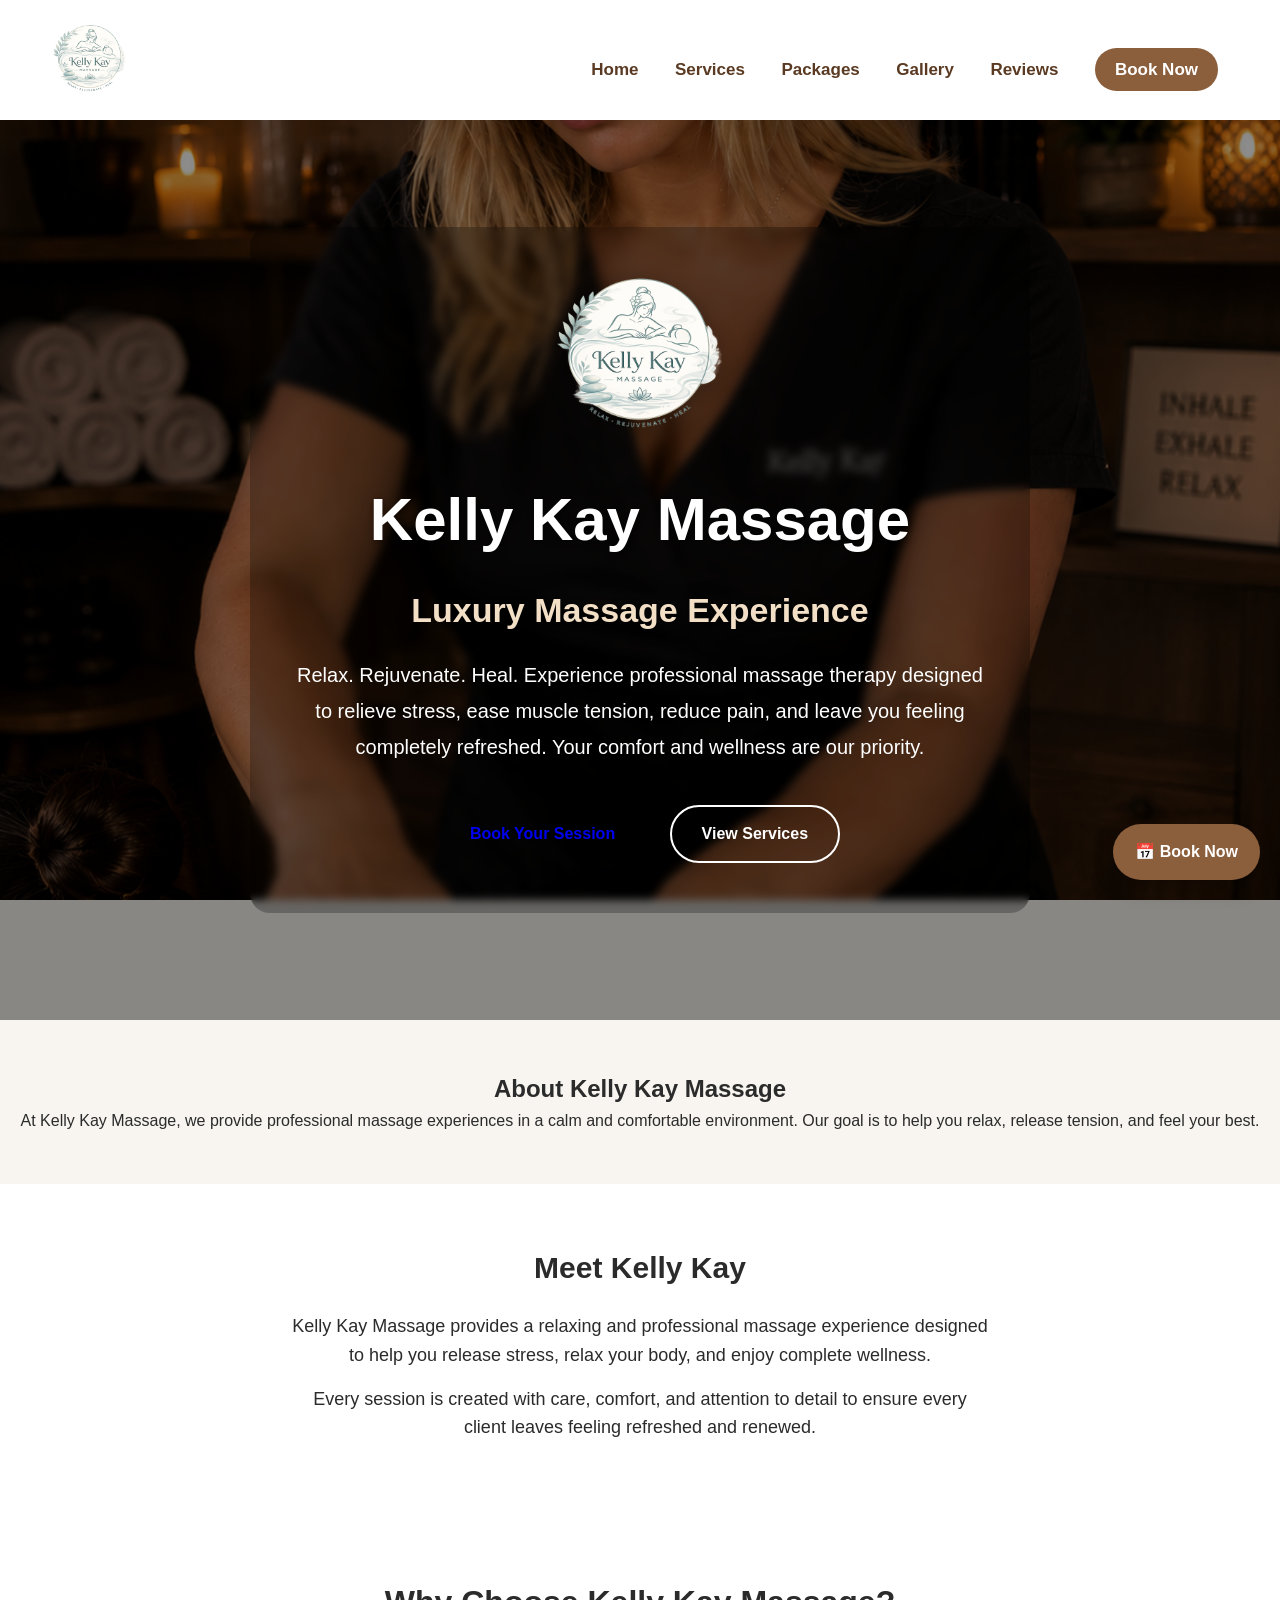
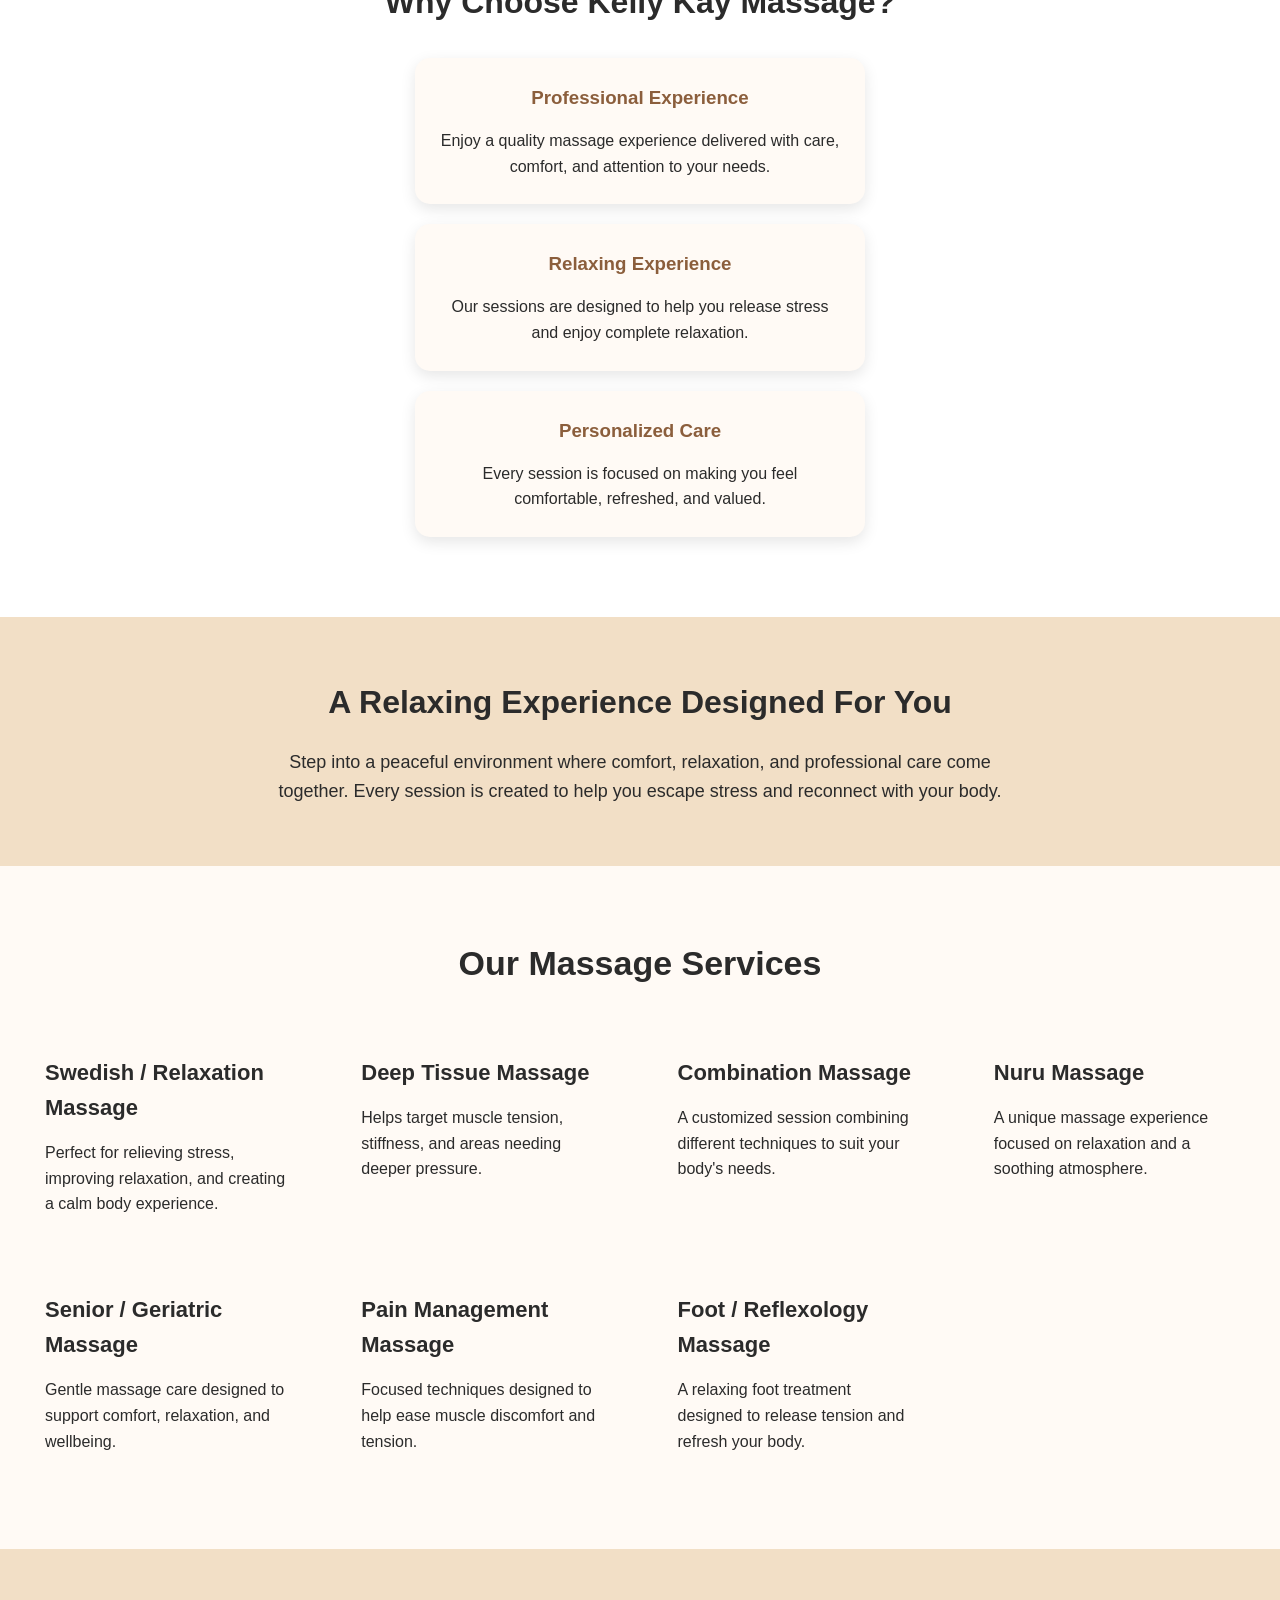
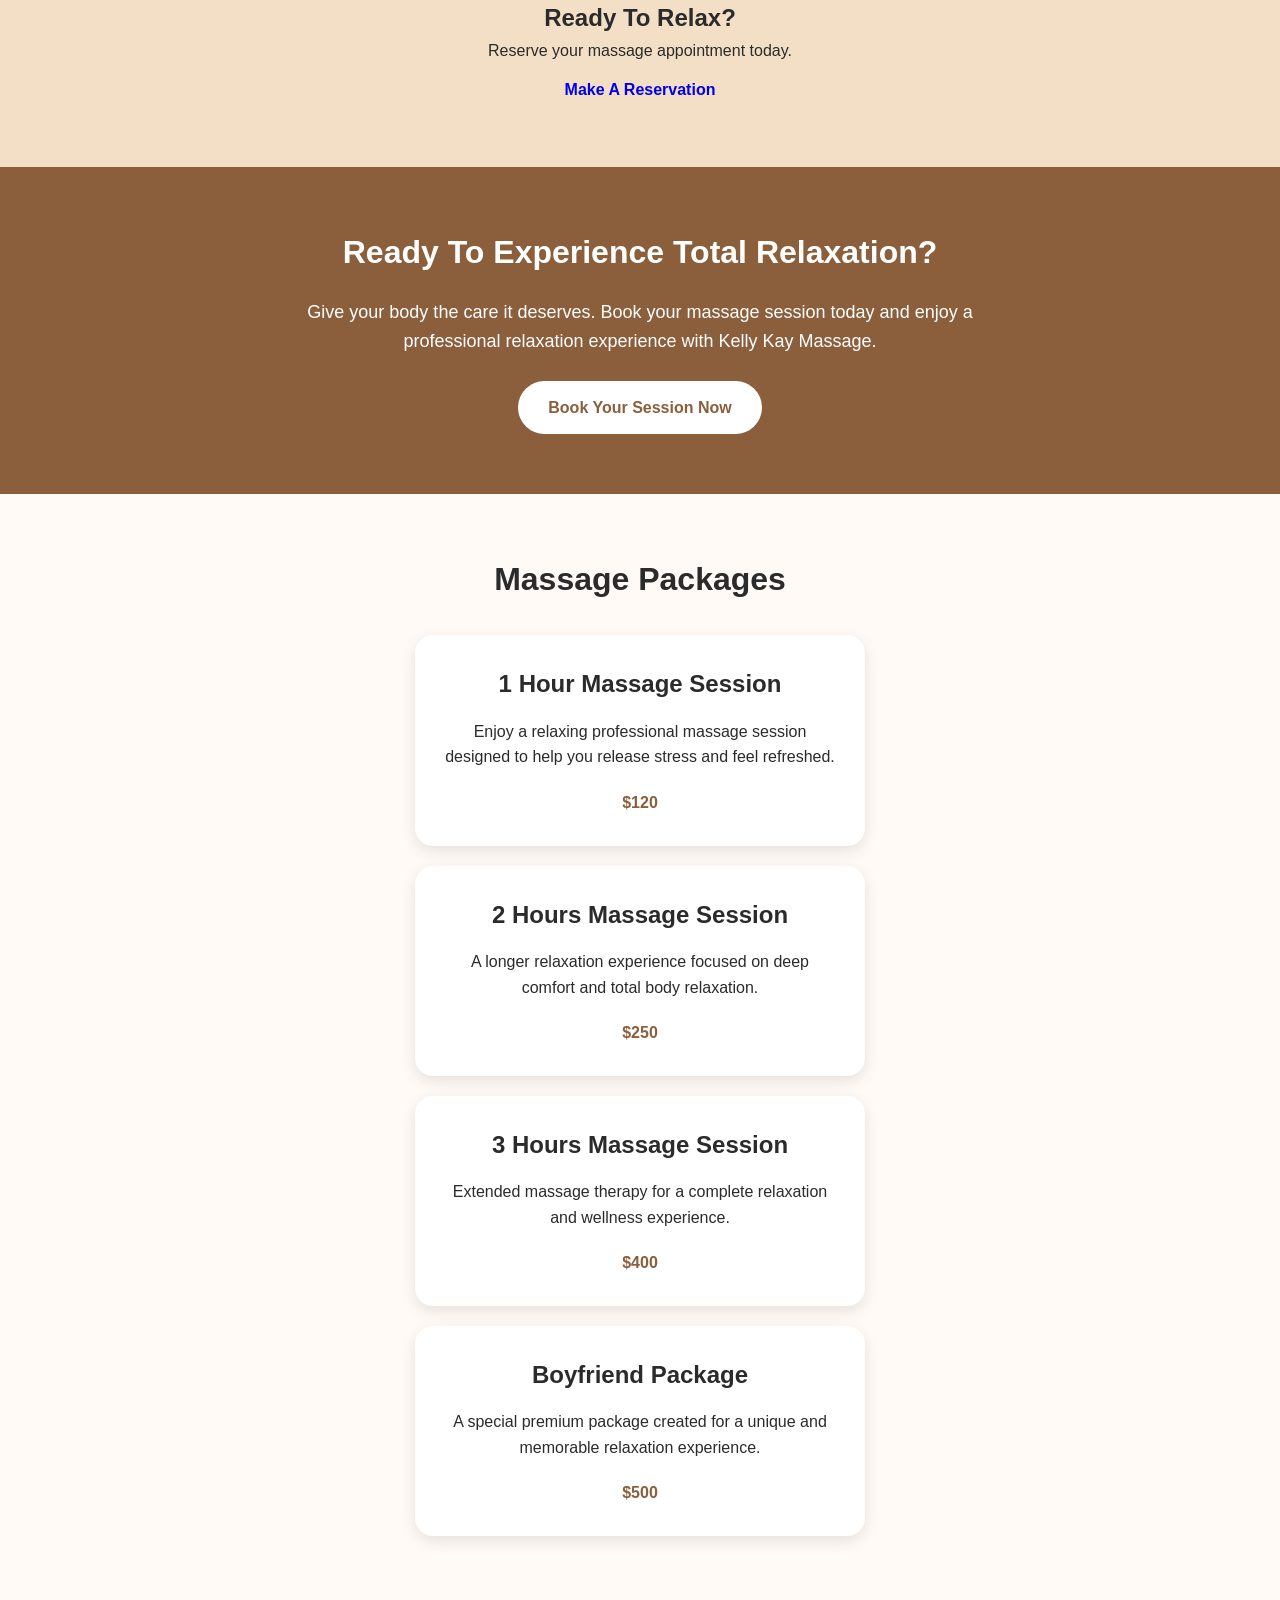
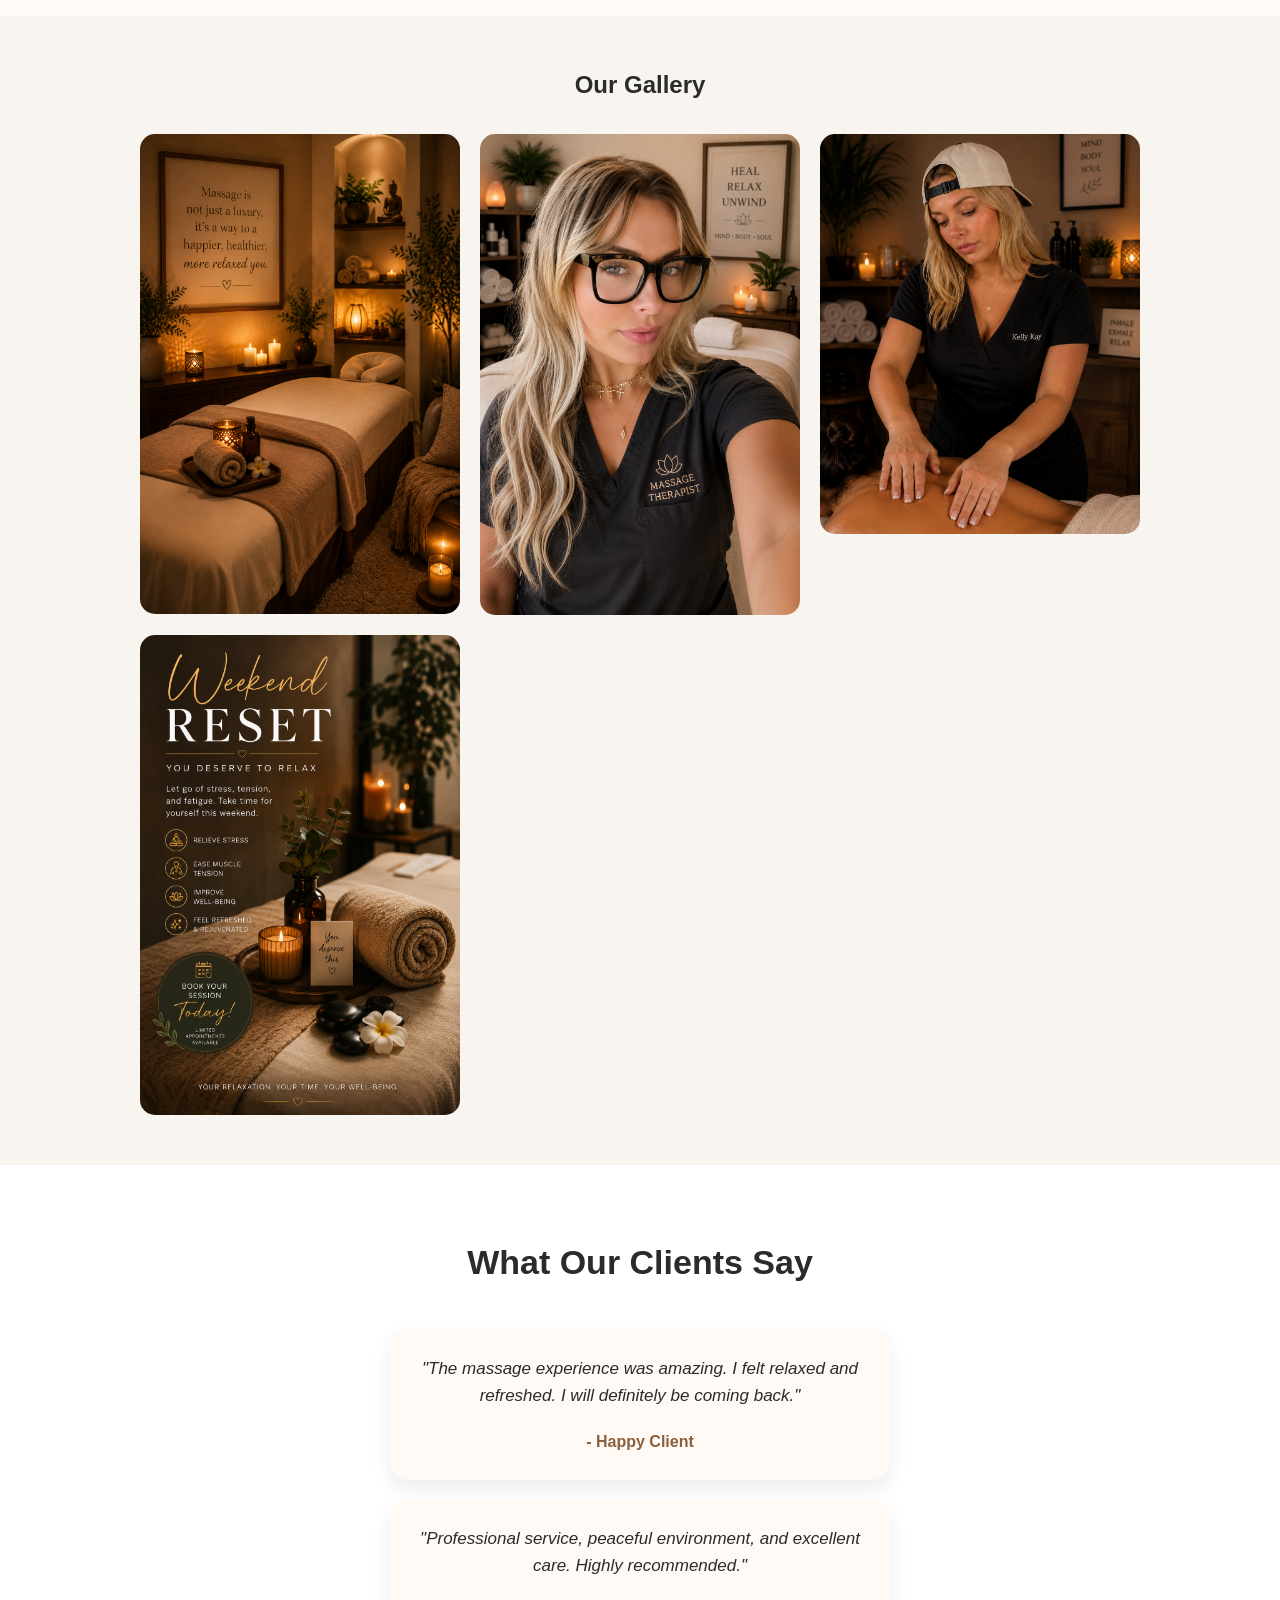
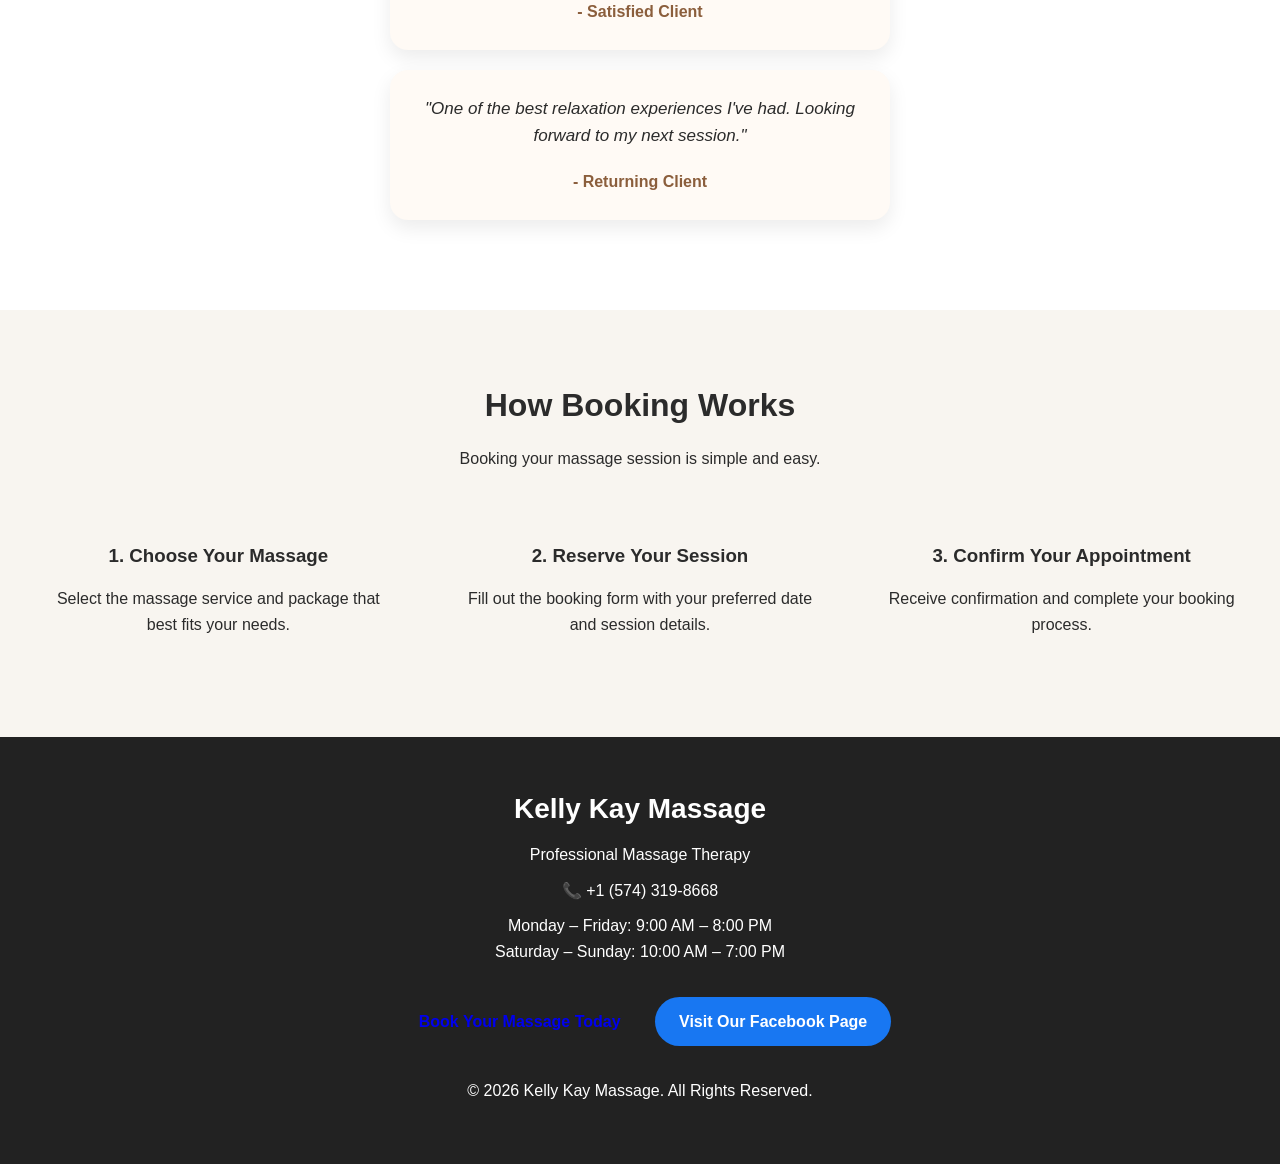
<file: index.html>
<!DOCTYPE html>
<html lang="en">

<head>
    <meta charset="UTF-8">
    <meta name="viewport" content="width=device-width, initial-scale=1.0">
    <title>Kelly Kay Massage</title>
    <meta name="description" content="Kelly Kay Massage provides professional massage therapy including relaxation massage, deep tissue massage, pain management massage, and wellness sessions. Book your massage appointment today.">

<meta name="keywords" content="massage therapy, deep tissue massage, relaxation massage, Swedish massage, pain management massage, Kelly Kay Massage">

<meta name="author" content="Kelly Kay Massage">
    <link rel="stylesheet" href="style.css">
    <link rel="icon" type="image/png" href="images/logo.png">
</head>

<body>

<header class="site-header">

    <div class="logo">

    <img src="images/logo.png"
         alt="Kelly Kay Massage Logo"
         class="site-logo">

    </div>

    <nav>
        <a href="index.html">Home</a>
        <a href="#services">Services</a>
        <a href="#pricing">Packages</a>
        <a href="#gallery">Gallery</a>
        <a href="#reviews">Reviews</a>
        <a href="booking.html" class="nav-button">Book Now</a>
    </nav>

</header>


<section class="hero">

    <div class="hero-overlay">
        
 <img src="images/logo.png"
     alt="Kelly Kay Massage Logo"
     class="hero-logo">
        
<h1>Kelly Kay Massage</h1>

<h2>Luxury Massage Experience</h2>

<p>
Relax. Rejuvenate. Heal.

Experience professional massage therapy designed to relieve stress,
ease muscle tension, reduce pain, and leave you feeling completely refreshed.
Your comfort and wellness are our priority.
</p>

<div class="hero-buttons">

<a href="booking.html" class="button">
Book Your Session
</a>

<a href="services.html" class="button secondary">
View Services
</a>

</div>

</section>


<section class="about">

    <h2>About Kelly Kay Massage</h2>

    <p>
        At Kelly Kay Massage, we provide professional massage
        experiences in a calm and comfortable environment.
        Our goal is to help you relax, release tension,
        and feel your best.
    </p>

</section>

<section class="about-kelly">

    <h2>Meet Kelly Kay</h2>

    <p>
        Kelly Kay Massage provides a relaxing and professional massage
        experience designed to help you release stress, relax your body,
        and enjoy complete wellness.
    </p>

    <p>
        Every session is created with care, comfort, and attention to detail
        to ensure every client leaves feeling refreshed and renewed.
    </p>

</section>
    <section class="why-us">

    <h2>Why Choose Kelly Kay Massage?</h2>

    <div class="why-box">

        <h3>Professional Experience</h3>

        <p>
            Enjoy a quality massage experience delivered
            with care, comfort, and attention to your needs.
        </p>

    </div>


    <div class="why-box">

        <h3>Relaxing Experience</h3>

        <p>
            Our sessions are designed to help you release
            stress and enjoy complete relaxation.
        </p>

    </div>


    <div class="why-box">

        <h3>Personalized Care</h3>

        <p>
            Every session is focused on making you feel
            comfortable, refreshed, and valued.
        </p>

    </div>

    </section>
    <section class="luxury">

    <h2>A Relaxing Experience Designed For You</h2>

    <p>
        Step into a peaceful environment where comfort,
        relaxation, and professional care come together.
        Every session is created to help you escape stress
        and reconnect with your body.
    </p>

    </section>
    
<section id="services" class="services">

    <h2>Our Massage Services</h2>
    
<div class="services-container">
    
    <div class="service-card">
        <h3>Swedish / Relaxation Massage</h3>
        <p>Perfect for relieving stress, improving relaxation, and creating a calm body experience.</p>
    </div>

    <div class="service-card">
        <h3>Deep Tissue Massage</h3>
        <p>Helps target muscle tension, stiffness, and areas needing deeper pressure.</p>
    </div>

    <div class="service-card">
        <h3>Combination Massage</h3>
        <p>A customized session combining different techniques to suit your body's needs.</p>
    </div>

    <div class="service-card">
        <h3>Nuru Massage</h3>
        <p>A unique massage experience focused on relaxation and a soothing atmosphere.</p>
    </div>

    <div class="service-card">
        <h3>Senior / Geriatric Massage</h3>
        <p>Gentle massage care designed to support comfort, relaxation, and wellbeing.</p>
    </div>

    <div class="service-card">
        <h3>Pain Management Massage</h3>
        <p>Focused techniques designed to help ease muscle discomfort and tension.</p>
    </div>

    <div class="service-card">
        <h3>Foot / Reflexology Massage</h3>
        <p>A relaxing foot treatment designed to release tension and refresh your body.</p>
    </div>

</div>
    
</section>

<section class="booking">

    <h2>Ready To Relax?</h2>

    <p>
        Reserve your massage appointment today.
    </p>

    <a href="booking.html" class="button">
        Make A Reservation
    </a>

</section>

<section class="cta">

    <h2>Ready To Experience Total Relaxation?</h2>

    <p>
        Give your body the care it deserves. Book your massage session today
        and enjoy a professional relaxation experience with Kelly Kay Massage.
    </p>

    <a href="booking.html" class="button">
        Book Your Session Now
    </a>

</section>


<section id="pricing" class="pricing">

    <h2>Massage Packages</h2>

    <div class="price-box">

        <h3>1 Hour Massage Session</h3>

        <p>
            Enjoy a relaxing professional massage session
            designed to help you release stress and feel refreshed.
        </p>

        <h4>$120</h4>

    </div>


    <div class="price-box">

        <h3>2 Hours Massage Session</h3>

        <p>
            A longer relaxation experience focused on
            deep comfort and total body relaxation.
        </p>

        <h4>$250</h4>

    </div>


    <div class="price-box">

        <h3>3 Hours Massage Session</h3>

        <p>
            Extended massage therapy for a complete
            relaxation and wellness experience.
        </p>

        <h4>$400</h4>

    </div>


    <div class="price-box">

        <h3>Boyfriend Package</h3>

        <p>
            A special premium package created for a unique
            and memorable relaxation experience.
        </p>

        <h4>$500</h4>

    </div>

</section>


<section id="gallery" class="gallery">

    <h2>Our Gallery</h2>

    <div class="gallery-container">

        <img src="images/massage-room.jpg" alt="Massage Room">

        <img src="images/therapist.jpg" alt="Massage Therapist">

        <img src="images/massage-session.jpg" alt="Massage Session">

        <img src="images/massage-tools.jpg" alt="Massage Tools">

    </div>

</section>


<section id="reviews" class="reviews">

    <h2>What Our Clients Say</h2>

    <div class="review-box">

        <p>
            "The massage experience was amazing. I felt relaxed and refreshed.
            I will definitely be coming back."
        </p>

        <h3>- Happy Client</h3>

    </div>


    <div class="review-box">

        <p>
            "Professional service, peaceful environment, and excellent care.
            Highly recommended."
        </p>

        <h3>- Satisfied Client</h3>

    </div>


    <div class="review-box">

        <p>
            "One of the best relaxation experiences I've had.
            Looking forward to my next session."
        </p>

        <h3>- Returning Client</h3>

    </div>

</section>

<section class="booking-process">
    <div class="container">
        <h2>How Booking Works</h2>
        <p class="section-intro">
            Booking your massage session is simple and easy.
        </p>

        <div class="process-container">

            <div class="process-card">
                <h3>1. Choose Your Massage</h3>
                <p>
                    Select the massage service and package that best fits your needs.
                </p>
            </div>

            <div class="process-card">
                <h3>2. Reserve Your Session</h3>
                <p>
                    Fill out the booking form with your preferred date and session details.
                </p>
            </div>

            <div class="process-card">
                <h3>3. Confirm Your Appointment</h3>
                <p>
                    Receive confirmation and complete your booking process.
                </p>
            </div>

        </div>
    </div>
</section>
    
<footer class="site-footer">
    
    <h3>Kelly Kay Massage</h3>

    <p>Professional Massage Therapy</p>

    <p>📞 +1 (574) 319-8668</p>

    <p>
        Monday – Friday: 9:00 AM – 8:00 PM<br>
        Saturday – Sunday: 10:00 AM – 7:00 PM
    </p>

    <a href="booking.html" class="button">
        Book Your Massage Today
    </a>
    <a href="https://www.facebook.com/share/1DJHg6X8AL/" target="_blank" class="social-button">
    Visit Our Facebook Page
     </a>  
    
    <p style="margin-top:30px;">
        © 2026 Kelly Kay Massage. All Rights Reserved.
    </p>
<a href="booking.html" class="floating-book">
    📅 Book Now
</a>
    
</footer>


</body>

        </html>
</file>
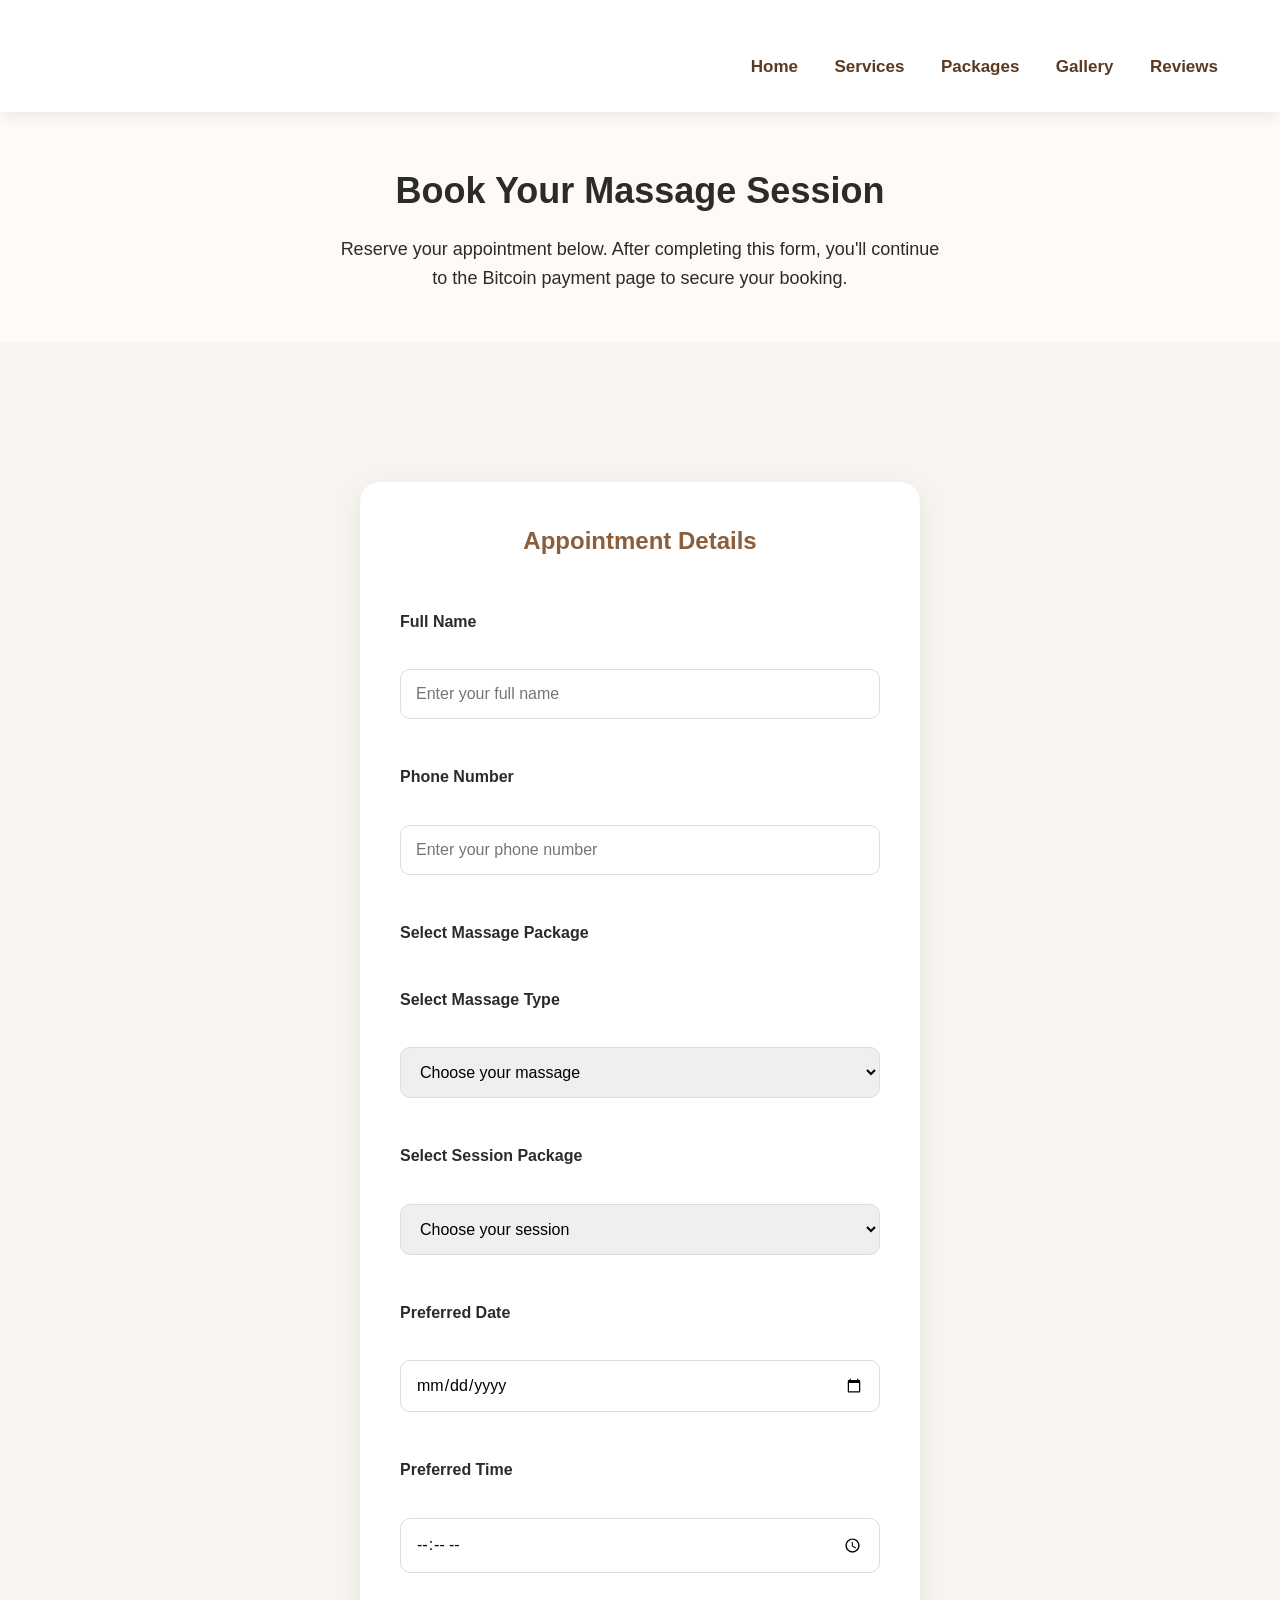
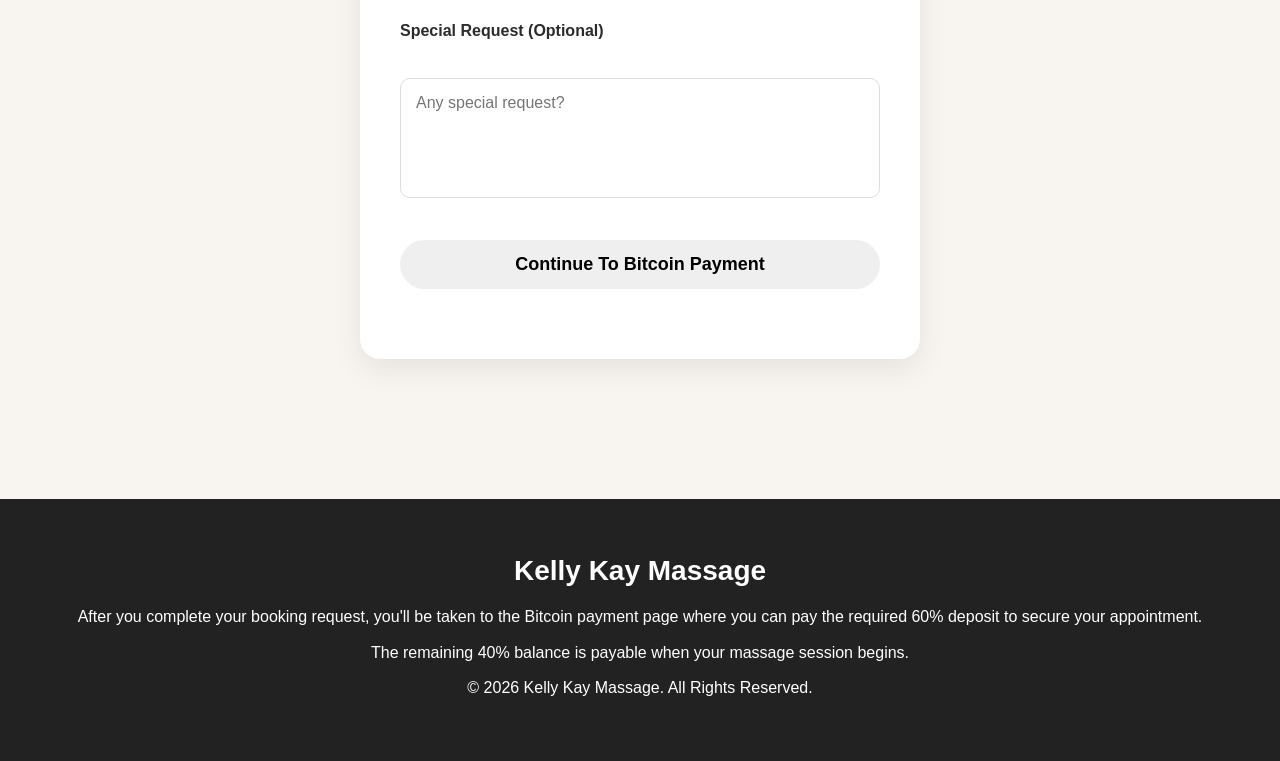
<file: booking.html>
<!DOCTYPE html>
<html lang="en">

<head>

<meta charset="UTF-8">

<meta name="viewport" content="width=device-width, initial-scale=1.0">

<title>Book Appointment | Kelly Kay Massage</title>
<meta name="description" content="Book your massage appointment with Kelly Kay Massage. Choose your preferred massage service, session package, date, and time to reserve your relaxation experience.">

<meta name="keywords" content="book massage appointment, massage reservation, Kelly Kay Massage booking, deep tissue massage, relaxation massage">

<meta name="author" content="Kelly Kay Massage">
<link rel="stylesheet" href="style.css">
<link rel="icon" type="image/png" href="images/logo.png">
</head>

<body>

<header class="site-header">

<div class="logo">

<h1>Kelly Kay Massage</h1>

<p>Relax • Refresh • Restore</p>

</div>

<nav>

<a href="index.html">Home</a>

<a href="index.html#services">Services</a>

<a href="index.html#pricing">Packages</a>

<a href="index.html#gallery">Gallery</a>

<a href="index.html#reviews">Reviews</a>

</nav>

</header>

<section class="booking-header">

<h1>Book Your Massage Session</h1>

<p>
Reserve your appointment below. After completing this form,
you'll continue to the Bitcoin payment page to secure your booking.
</p>

</section>

<section id="appointment">

<div class="booking-card">

<h2>Appointment Details</h2>

<form action="payment.html" method="GET">
    <label>Full Name</label>

<input
type="text"
name="name"
placeholder="Enter your full name"
required>

<label>Phone Number</label>

<input
type="tel"
name="phone"
placeholder="Enter your phone number"
required>

<label>Select Massage Package</label>

<label>Select Massage Type</label>

<select name="massage" required>

<option value="">Choose your massage</option>

<option value="Swedish / Relaxation Massage">
Swedish / Relaxation Massage
</option>

<option value="Deep Tissue Massage">
Deep Tissue Massage
</option>

<option value="Combination Massage">
Combination Massage
</option>

<option value="Nuru Massage">
Nuru Massage
</option>

<option value="Senior / Geriatric Massage">
Senior / Geriatric Massage
</option>

<option value="Pain Management Massage">
Pain Management Massage
</option>

<option value="Foot / Reflexology Massage">
Foot / Reflexology Massage
</option>

</select>


<label>Select Session Package</label>

<select name="package" required>

<option value="">Choose your session</option>

<option value="1 Hour - $120">
1 Hour Session — $120
</option>

<option value="2 Hours - $250">
2 Hours Session — $250
</option>

<option value="3 Hours - $400">
3 Hours Session — $400
</option>

<option value="Boyfriend Package - $500">
Boyfriend Package — $500
</option>

</select>

<label>Preferred Date</label>

<input
type="date"
name="date"
required>
<label>Preferred Time</label>

<input
type="time"
name="time"
required>
<label>Special Request (Optional)</label>

<textarea
name="message"
placeholder="Any special request?"></textarea>

<button class="button" type="submit">

Continue To Bitcoin Payment

</button>
</form>

</div>

</section>

<footer class="site-footer">

<h3>Kelly Kay Massage</h3>

<p>
After you complete your booking request, you'll be taken to the
Bitcoin payment page where you can pay the required 60% deposit
to secure your appointment.
</p>

<p>
The remaining 40% balance is payable when your massage session begins.
</p>

<p>
© 2026 Kelly Kay Massage. All Rights Reserved.
</p>

</footer>

</body>

</html>
</file>
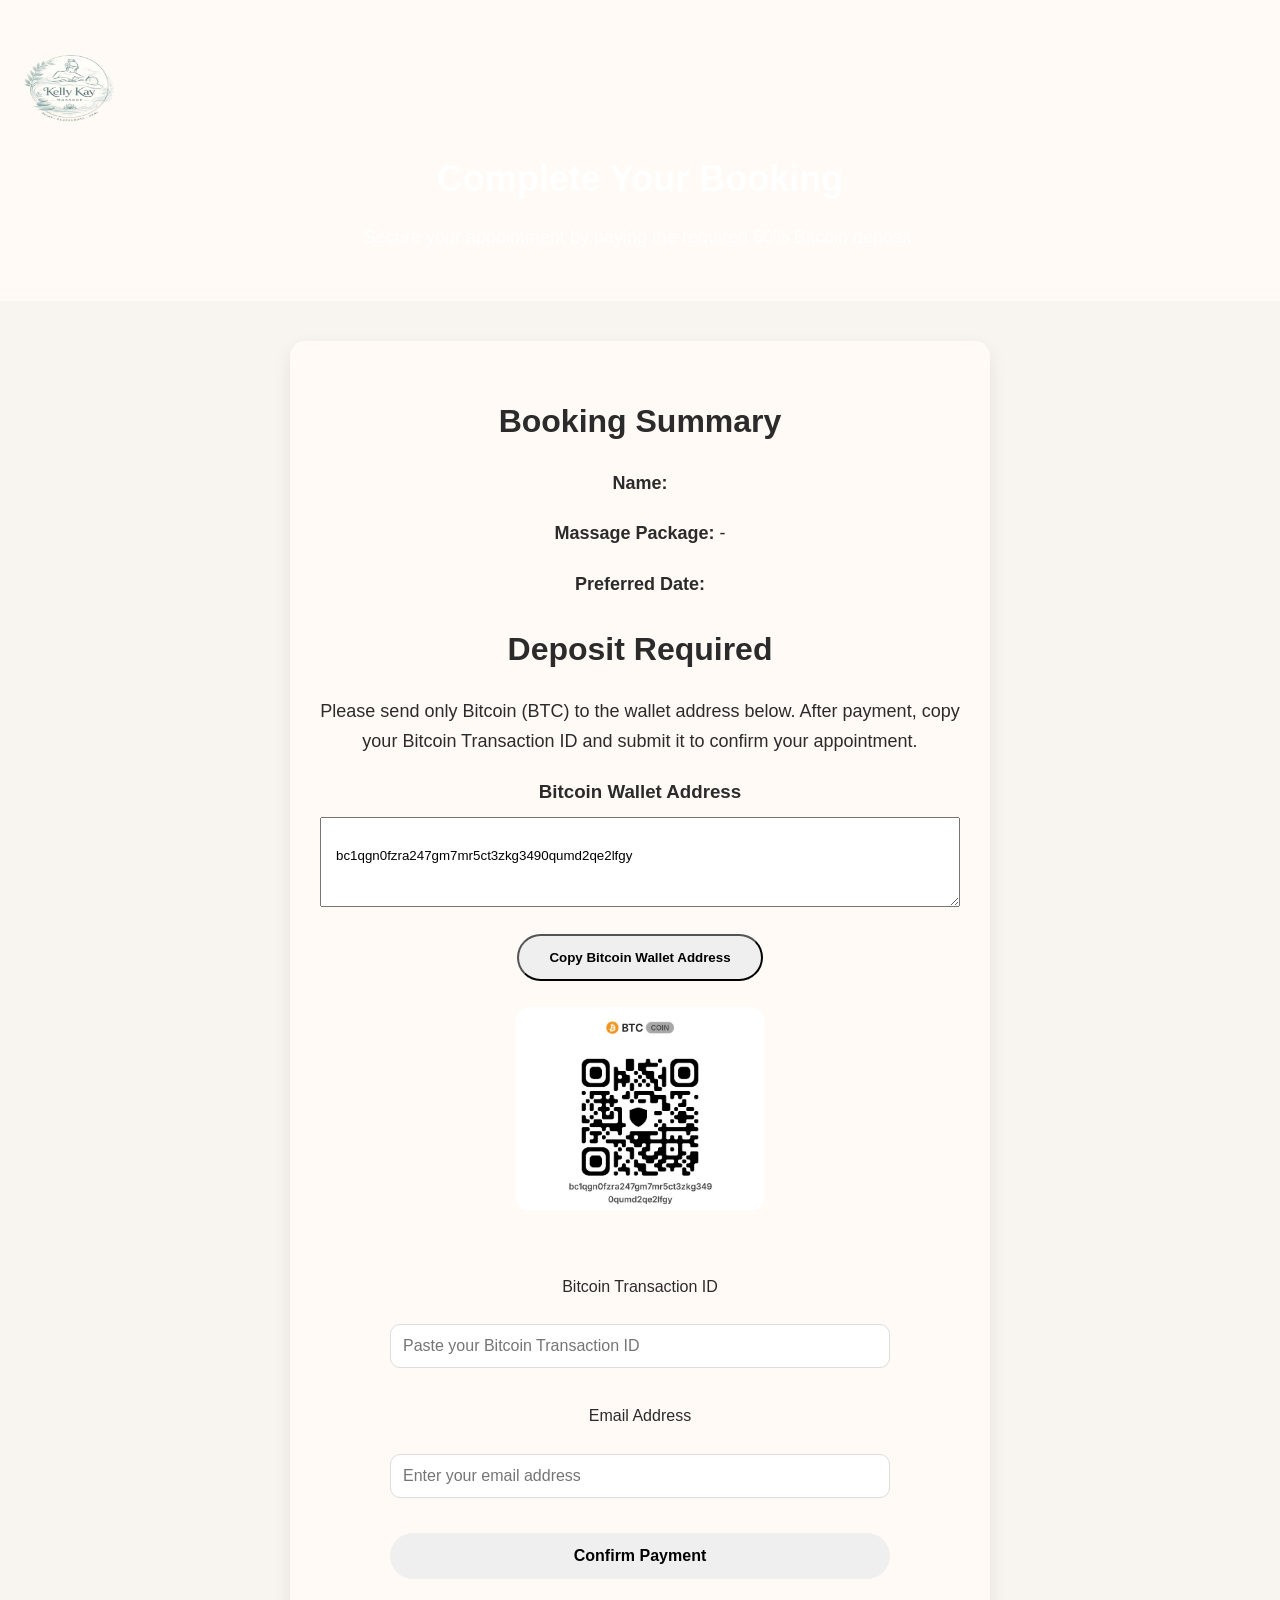
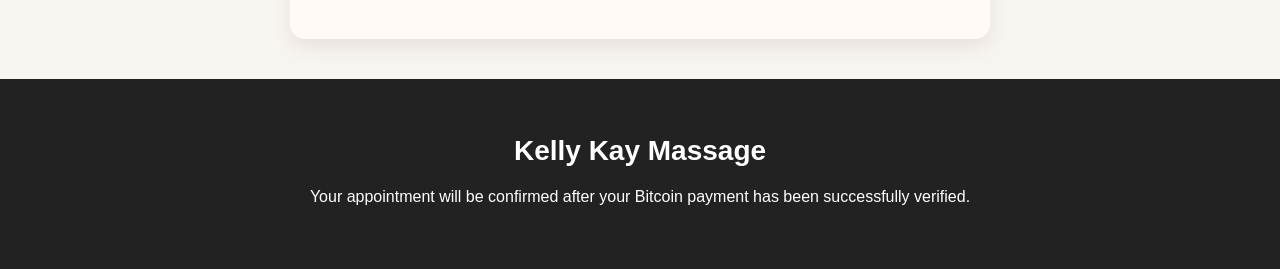
<file: payment.html>
<!DOCTYPE html>
<html lang="en">

<head>

<meta charset="UTF-8">

<meta name="viewport" content="width=device-width, initial-scale=1.0">

<title>Complete Your Payment | Kelly Kay Massage</title>
<meta name="description" content="Complete your Kelly Kay Massage booking by confirming your Bitcoin deposit payment and securing your massage appointment.">

<meta name="keywords" content="Kelly Kay Massage payment, massage booking confirmation, Bitcoin deposit payment">

<meta name="author" content="Kelly Kay Massage">
<link rel="stylesheet" href="style.css">
<link rel="icon" type="image/png" href="images/logo.png">
</head>

<body>

<header class="booking-header">

<img src="images/logo.png"
alt="Kelly Kay Massage Logo"
class="site-logo">

<h1>Complete Your Booking</h1>

<p>
Secure your appointment by paying the required 60% Bitcoin deposit.
</p>

</header>

<section class="thank-you">

<h2>Booking Summary</h2>

<p><strong>Name:</strong> <span id="customerName"></span></p>

<p><strong>Massage Package:</strong> <span id="massagePackage"></span></p>

<p><strong>Preferred Date:</strong> <span id="bookingDate"></span></p>

<h2>Deposit Required</h2>

<h1 id="depositAmount" style="color:#8b5e3c;"></h1>
    
<p>
Please send only Bitcoin (BTC) to the wallet address below.
After payment, copy your Bitcoin Transaction ID and submit it
to confirm your appointment.
</p>
    
<h3>Bitcoin Wallet Address</h3>

<textarea readonly style="width:100%;height:90px;padding:15px;" id="wallet">

bc1qgn0fzra247gm7mr5ct3zkg3490qumd2qe2lfgy

</textarea>

<button class="button" onclick="copyWallet()">

Copy Bitcoin Wallet Address

</button>

<br><br>

<img src="images/bitcoin-qr.jpg"
alt="Bitcoin QR Code"
style="max-width:250px;width:100%;border-radius:15px;">

<br><br>

<form action="https://formspree.io/f/xbdvbzyb" method="POST">
    <input
type="hidden"
name="_next"
value="https://kelly-kay-massage.vercel.app/thank-you.html">

<input
type="hidden"
name="Customer Name"
id="hiddenName">

<input
type="hidden"
name="Massage Package"
id="hiddenService">

<input
type="hidden"
name="Preferred Date"
id="hiddenDate">

<input
type="hidden"
name="Deposit"
id="hiddenDeposit">

<label>Bitcoin Transaction ID</label>

<input
type="text"
name="Transaction ID"
placeholder="Paste your Bitcoin Transaction ID"
required>

<label>Email Address</label>

<input
type="email"
name="Email"
placeholder="Enter your email address"
required>

<button class="button" type="submit">

Confirm Payment

</button>

</form>

</section>

<footer class="site-footer">

<h3>Kelly Kay Massage</h3>

<p>
Your appointment will be confirmed after your Bitcoin payment has been successfully verified.
</p>

</footer>

<script>

const params = new URLSearchParams(window.location.search);

const name = params.get("name") || "";
const massage = params.get("massage") || "";
const package = params.get("package") || "";
const date = params.get("date") || "";

const service = massage + " - " + package;

document.getElementById("customerName").textContent = name;
document.getElementById("massagePackage").textContent = service;
document.getElementById("bookingDate").textContent = date;

document.getElementById("hiddenName").value = name;
document.getElementById("hiddenService").value = service;
document.getElementById("hiddenDate").value = date;

let deposit = "";

if(service.includes("$120")){
deposit = "$72 BTC";
}
else if(service.includes("$250")){
deposit = "$150 BTC";
}
else if(service.includes("$400")){
deposit = "$240 BTC";
}
else if(service.includes("$500")){
deposit = "$300 BTC";
}

document.getElementById("depositAmount").textContent = deposit;
document.getElementById("hiddenDeposit").value = deposit;

function copyWallet(){

const wallet = document.getElementById("wallet");

wallet.select();

wallet.setSelectionRange(0,99999);

navigator.clipboard.writeText(wallet.value);

alert("Bitcoin wallet address copied!");

}

</script>

</body>

</html>
</file>
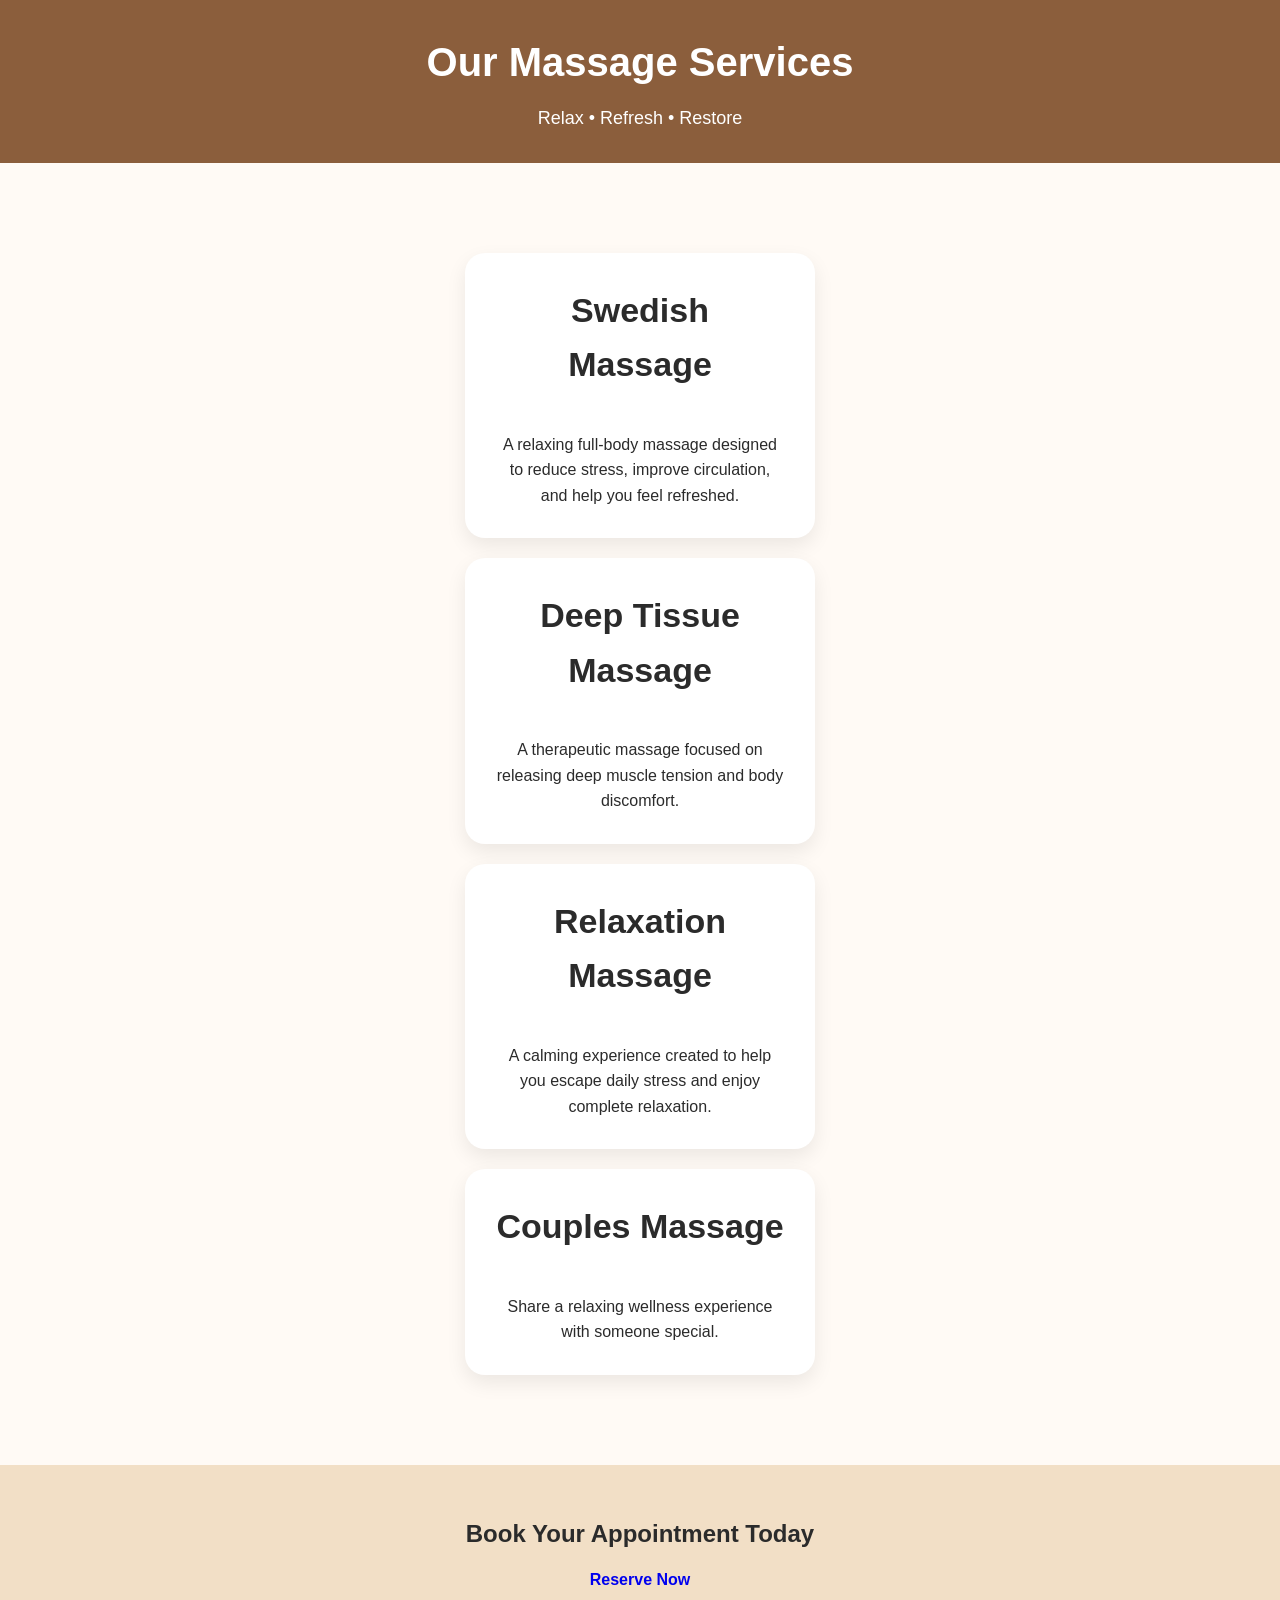
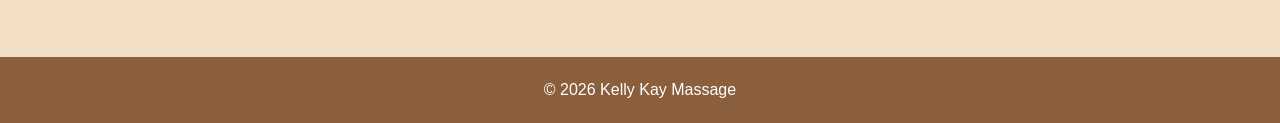
<file: services.html>
<!DOCTYPE html>
<html lang="en">
<head>
    <meta charset="UTF-8">
    <meta name="viewport" content="width=device-width, initial-scale=1.0">
    <title>Services - Kelly Kay Massage</title>
    <link rel="stylesheet" href="style.css">
</head>

<body>

<header>
    <h1>Our Massage Services</h1>
    <p>Relax • Refresh • Restore</p>
</header>


<section class="services">

    <div class="service-box">
        <h2>Swedish Massage</h2>
        <p>
            A relaxing full-body massage designed to reduce stress,
            improve circulation, and help you feel refreshed.
        </p>
    </div>


    <div class="service-box">
        <h2>Deep Tissue Massage</h2>
        <p>
            A therapeutic massage focused on releasing deep muscle
            tension and body discomfort.
        </p>
    </div>


    <div class="service-box">
        <h2>Relaxation Massage</h2>
        <p>
            A calming experience created to help you escape daily stress
            and enjoy complete relaxation.
        </p>
    </div>


    <div class="service-box">
        <h2>Couples Massage</h2>
        <p>
            Share a relaxing wellness experience with someone special.
        </p>
    </div>

</section>


<section class="booking">
    <h2>Book Your Appointment Today</h2>
    <a href="#" class="button">Reserve Now</a>
</section>


<footer>
    <p>© 2026 Kelly Kay Massage</p>
</footer>


</body>
</html>
</file>
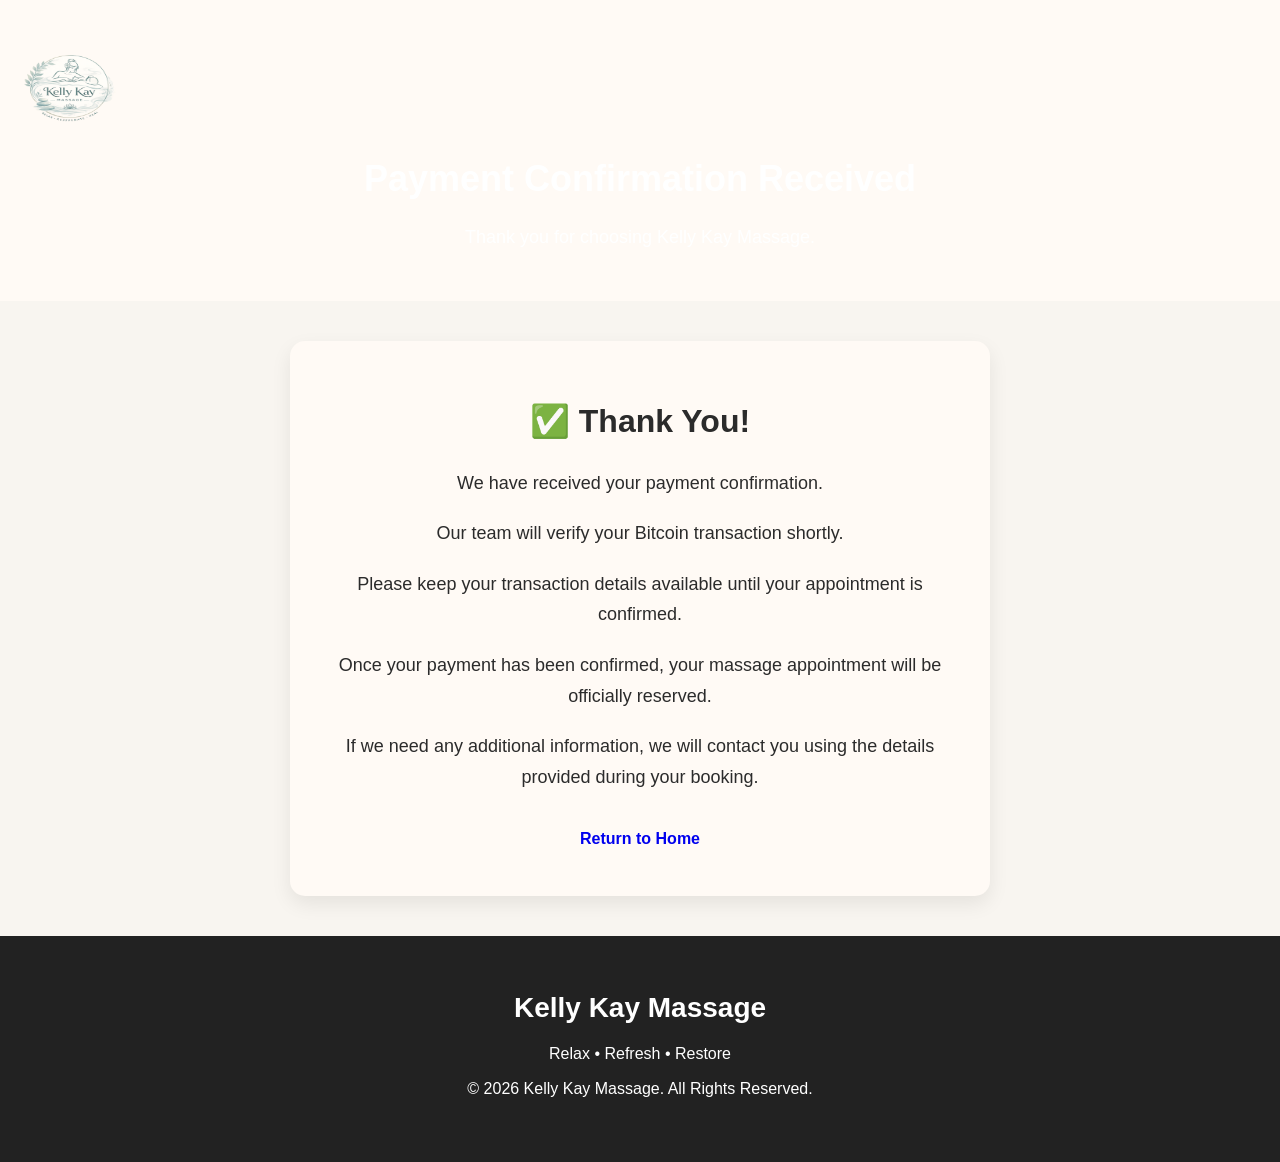
<file: thank-you.html>
<!DOCTYPE html>
<html lang="en">

<head>

<meta charset="UTF-8">
<meta name="viewport" content="width=device-width, initial-scale=1.0">

<title>Booking Confirmed | Kelly Kay Massage</title>
<meta name="description" content="Your Kelly Kay Massage booking confirmation has been received. We will verify your payment and confirm your appointment shortly.">

<meta name="keywords" content="Kelly Kay Massage confirmation, massage appointment confirmed, massage booking">

<meta name="author" content="Kelly Kay Massage">
<link rel="stylesheet" href="style.css">
<link rel="icon" type="image/png" href="images/logo.png">
</head>

<body>

<header class="booking-header">

<img src="images/logo.png"
alt="Kelly Kay Massage Logo"
class="site-logo">

<h1>Payment Confirmation Received</h1>
  
<p>Thank you for choosing Kelly Kay Massage.</p>

</header>

<section class="thank-you">

<h2>✅ Thank You!</h2>

<p>

We have received your payment confirmation.

</p>

<p>

Our team will verify your Bitcoin transaction shortly.
<p>
Please keep your transaction details available until your appointment is confirmed.
</p>
</p>

<p>

Once your payment has been confirmed, your massage appointment will be officially reserved.

</p>

<p>

If we need any additional information, we will contact you using the details provided during your booking.

</p>

<a href="index.html" class="button">

Return to Home

</a>

</section>

<footer class="site-footer">

<h3>Kelly Kay Massage</h3>

<p>

Relax • Refresh • Restore

</p>

<p>

© 2026 Kelly Kay Massage. All Rights Reserved.

</p>

</footer>

</body>

</html>
</file>
<file: style.css>
* {
    margin: 0;
    padding: 0;
    box-sizing: border-box;
    font-family: Arial, sans-serif;
}

body {
    background: #fffaf5;
    color: #333;
    line-height: 1.6;
}


header {
    background: #8b5e3c;
    color: white;
    text-align: center;
    padding: 30px 20px;
}


header h1 {
    font-size: 40px;
    margin-bottom: 10px;
}


header p {
    font-size: 18px;
}


nav {
    margin-top: 20px;
}


nav a {
    color: white;
    text-decoration: none;
    margin: 0 12px;
    font-size: 17px;
}


nav a:hover {
    text-decoration: underline;
}


.hero {
    min-height: 500px;
    background-image: url("images/massage-room.jpg");
    background-size: cover;
    background-position: center;
    display: flex;
    align-items: center;
    justify-content: center;
    padding: 30px;
}


.hero-text {
    background: rgba(255,255,255,0.85);
    padding: 35px;
    border-radius: 15px;
    max-width: 600px;
    text-align: center;
}


.hero h2 {
    font-size: 32px;
    margin-bottom: 15px;
}


.button {
    display: inline-block;
    padding: 14px 30px;
    border-radius: 30px;
    text-decoration: none;
    font-weight: bold;
    transition: 0.3s ease;
}

.button:hover {
    transform: translateY(-3px);

}


.about,
.services,
.booking {
    padding: 50px 20px;
    text-align: center;
}


.service-box {
    background: white;
    margin: 20px auto;
    padding: 25px;
    max-width: 400px;
    border-radius: 15px;
    box-shadow: 0 5px 15px rgba(0,0,0,0.1);
}


.booking {
    background: #f2dfc6;
}


footer {
    background: #8b5e3c;
    color: white;
    text-align: center;
    padding: 20px;
}
form {
    max-width: 500px;
    margin: 30px auto;
    display: flex;
    flex-direction: column;
    gap: 15px;
}

.gallery {
    padding: 50px 20px;
    text-align: center;
}


.gallery h2 {
    margin-bottom: 30px;
}


.gallery-container {
    display: grid;
    grid-template-columns: repeat(auto-fit, minmax(250px, 1fr));
    gap: 20px;
    max-width: 1000px;
    margin: auto;
}


.gallery-container img {
    width: 100%;
    height: auto;
    border-radius: 15px;
}
form input,
form select,
form textarea {
    width: 100%;
    padding: 15px;
    border: 1px solid #ddd;
    border-radius: 10px;
    font-size: 16px;
}


form textarea {
    height: 120px;
    resize: none;
}


form button {
    border: none;
    cursor: pointer;
    font-size: 16px;
}
.reviews {
    padding: 50px 20px;
    text-align: center;
    background: #fff5ea;
}


.reviews h2 {
    margin-bottom: 30px;
}


.review-box {
    background: white;
    max-width: 500px;
    margin: 20px auto;
    padding: 25px;
    border-radius: 15px;
    box-shadow: 0 5px 15px rgba(0,0,0,0.1);
}


.review-box p {
    font-style: italic;
    margin-bottom: 15px;
}


.review-box h3 {
    font-size: 16px;
}
.about-kelly {
    padding: 60px 20px;
    text-align: center;
    background: white;
}


.about-kelly h2 {
    font-size: 30px;
    margin-bottom: 20px;
}


.about-kelly p {
    max-width: 700px;
    margin: 15px auto;
    font-size: 18px;
    }
.cta {
    padding: 60px 20px;
    text-align: center;
    background: #8b5e3c;
    color: white;
}


.cta h2 {
    font-size: 32px;
    margin-bottom: 20px;
}


.cta p {
    max-width: 700px;
    margin: auto;
    font-size: 18px;
}


.cta .button {
    background: white;
    color: #8b5e3c;
    margin-top: 25px;
}
.pricing {
    padding: 60px 20px;
    text-align: center;
    background: #fffaf5;
}


.pricing h2 {
    font-size: 32px;
    margin-bottom: 30px;
}


.price-box {
    background: white;
    max-width: 450px;
    margin: 20px auto;
    padding: 30px;
    border-radius: 15px;
    box-shadow: 0 5px 15px rgba(0,0,0,0.1);
}


.price-box h3 {
    font-size: 24px;
    margin-bottom: 15px;
}


.price-box h4 {
    margin-top: 20px;
    color: #8b5e3c;
}
.why-us {
    padding: 60px 20px;
    text-align: center;
    background: white;
}


.why-us h2 {
    font-size: 32px;
    margin-bottom: 30px;
}


.why-box {
    background: #fffaf5;
    max-width: 450px;
    margin: 20px auto;
    padding: 25px;
    border-radius: 15px;
    box-shadow: 0 5px 15px rgba(0,0,0,0.1);
}


.why-box h3 {
    margin-bottom: 15px;
    color: #8b5e3c;
}
.luxury {
    padding: 60px 20px;
    text-align: center;
    background: #f2dfc6;
}


.luxury h2 {
    font-size: 32px;
    margin-bottom: 20px;
}


.luxury p {
    max-width: 750px;
    margin: auto;
    font-size: 18px;
}
@media (max-width: 600px) {

    header h1 {
        font-size: 30px;
    }


    .hero h2 {
        font-size: 25px;
    }


    nav a {
        display: inline-block;
        margin: 8px;
    }


    .button {
        padding: 12px 20px;
    }


    .gallery-container img {
        height: 200px;
    }


    .cta h2,
    .pricing h2,
    .reviews h2,
    .why-us h2,
    .luxury h2 {
        font-size: 26px;
    }

}
.hero{
    min-height:100vh;
    background-image:url("images/massage-session.jpg");
    background-size:cover;
    background-position:center;
    background-attachment:fixed;
    display:flex;
    justify-content:center;
    align-items:center;
    position:relative;
}


.hero::before {
    content: "";
    position: absolute;
    inset: 0;
    background: rgba(0,0,0,0.45);
}


.hero-overlay {
    position: relative;
    max-width: 800px;
    padding: 40px;
    text-align: center;
    color: white;
    background: rgba(0,0,0,.25);
    border-radius: 20px;
    backdrop-filter: blur(4px);
}


.hero h1 {
    font-size: 50px;
    margin-bottom: 15px;
}


.hero h2 {
    font-size: 32px;
    margin-bottom: 20px;
}


.hero p {
    font-size: 20px;
    line-height: 1.6;
}


.hero-buttons {
    margin-top: 30px;
}


.hero-buttons .button {
    display: inline-block;
    margin: 10px;
}


.button.secondary {
    background: transparent;
    border: 2px solid white;
    color: white;
}
.site-header {
    display: flex;
    justify-content: space-between;
    align-items: center;
    padding: 20px 50px;
    background: white;
    position: sticky;
    top: 0;
    z-index: 1000;
    box-shadow: 0 3px 15px rgba(0,0,0,0.08);
}


.logo h1 {
    margin: 0;
    font-size: 28px;
}


.logo p {
    margin: 5px 0 0;
    font-size: 14px;
}


.site-header nav a {
    margin-left: 20px;
    text-decoration: none;
    color: #5a3a22;
    font-weight: 600;
}


.site-header .nav-button {
    background: #8b5e3c;
    color: white;
    padding: 12px 20px;
    border-radius: 25px;
}


.site-header nav a:hover {
    opacity: 0.7;
}


@media (max-width: 700px) {

    .site-header {
        flex-direction: column;
        padding: 20px;
    }


    .site-header nav {
        margin-top: 15px;
        text-align: center;
    }


    .site-header nav a {
        display: inline-block;
        margin: 8px;
    }

}
.services {
    padding: 70px 20px;
    text-align: center;
    background: #fffaf5;
}


.services h2 {
    font-size: 34px;
    margin-bottom: 40px;
}


.service-box {
    background: white;
    max-width: 350px;
    margin: 20px auto;
    padding: 30px;
    border-radius: 20px;
    box-shadow: 0 8px 20px rgba(0,0,0,0.08);
    transition: transform 0.3s ease;
}


.service-box:hover {
    transform: translateY(-8px);
}


.service-box h3 {
    color: #8b5e3c;
    font-size: 24px;
    margin-bottom: 15px;
}


.service-box p {
    line-height: 1.6;
}
.reviews {
    padding: 70px 20px;
    text-align: center;
    background: white;
}


.reviews h2 {
    font-size: 34px;
    margin-bottom: 40px;
}


.review-box {
    background: #fffaf5;
    max-width: 450px;
    margin: 20px auto;
    padding: 30px;
    border-radius: 20px;
    box-shadow: 0 8px 20px rgba(0,0,0,0.08);
}


.review-box p {
    font-size: 17px;
    line-height: 1.6;
    font-style: italic;
}


.review-box h3 {
    margin-top: 20px;
    color: #8b5e3c;
}
.booking-header {
    padding: 70px 20px;
    text-align: center;
    background: #fffaf5;
}


.booking-header h1 {
    font-size: 40px;
    margin-bottom: 15px;
}


.booking-header p {
    font-size: 18px;
}


#appointment {
    max-width: 600px;
    margin: 40px auto;
    padding: 40px 20px;
}


#appointment form input,
#appointment form select,
#appointment form textarea {

    width: 100%;
    padding: 15px;
    margin: 12px 0;
    border-radius: 10px;
    border: 1px solid #ddd;
    font-size: 16px;
}


#appointment textarea {
    height: 120px;
    resize: none;
}


#appointment button {
    width: 100%;
    margin-top: 15px;
}
.thank-you {
    max-width: 700px;
    margin: 60px auto;
    padding: 50px 25px;
    text-align: center;
    background: #fffaf5;
    border-radius: 20px;
    box-shadow: 0 8px 20px rgba(0,0,0,0.08);
}


.thank-you h2 {
    font-size: 32px;
    margin-bottom: 20px;
}


.thank-you p {
    font-size: 18px;
    line-height: 1.7;
    margin-bottom: 20px;
}
.site-footer {
    background: #222;
    color: white;
    text-align: center;
    padding: 50px 20px;
}

.site-footer h3 {
    font-size: 28px;
    margin-bottom: 10px;
}

.site-footer p {
    margin: 10px 0;
    line-height: 1.6;
}

.site-footer .button {
    display: inline-block;
    margin-top: 20px;
}
html {
    scroll-behavior: smooth;
}

body {
    background: #f8f5f0;
    color: #2b2b2b;
}

.button {
    transition: all 0.3s ease;
    font-weight: bold;
}

.button:hover {
    background: #c9a227;
    color: white;
    transform: translateY(-3px);
}

.service-box,
.price-box,
.review-box,
.why-box,
.gallery-container img {
    transition: all 0.3s ease;
}

.service-box:hover,
.price-box:hover,
.review-box:hover,
.why-box:hover {
    transform: translateY(-8px);
    box-shadow: 0 15px 35px rgba(0,0,0,0.15);
}

.gallery-container img:hover {
    transform: scale(1.05);
}

.hero h1,
.hero h2 {
    text-shadow: 2px 2px 10px rgba(0,0,0,0.5);
}

section {
    scroll-margin-top: 90px;
}

.site-header {
    backdrop-filter: blur(10px);
}

.social-button {
    display: inline-block;
    margin-top: 15px;
    padding: 12px 24px;
    background: #1877f2;
    color: white;
    text-decoration: none;
    border-radius: 30px;
    font-weight: bold;
    transition: 0.3s;
}

.social-button:hover {
    background: #0d65d9;
    transform: translateY(-3px);
}
.floating-book {
    position: fixed;
    right: 20px;
    bottom: 20px;
    background: #8b5e3c;
    color: white;
    text-decoration: none;
    padding: 15px 22px;
    border-radius: 50px;
    font-weight: bold;
    box-shadow: 0 8px 20px rgba(0,0,0,0.25);
    z-index: 9999;
    transition: all 0.3s ease;
}

.floating-book:hover {
    background: #c9a227;
    transform: translateY(-4px);
}

@media (max-width: 600px) {
    .floating-book {
        right: 15px;
        bottom: 15px;
        padding: 12px 18px;
        font-size: 14px;
    }
}
.booking-card{
    max-width:700px;
    margin:60px auto;
    background:#ffffff;
    padding:40px;
    border-radius:20px;
    box-shadow:0 10px 30px rgba(0,0,0,.08);
}

.booking-card h2{
    text-align:center;
    color:#8b5e3c;
    margin-bottom:15px;
}

.booking-card p{
    text-align:center;
    margin-bottom:30px;
    color:#555;
}

.booking-card label{
    display:block;
    margin-top:18px;
    margin-bottom:8px;
    font-weight:bold;
}

.booking-card input,
.booking-card select,
.booking-card textarea{
    width:100%;
    padding:15px;
    border:1px solid #ddd;
    border-radius:10px;
    font-size:16px;
}

.booking-card textarea{
    height:120px;
    resize:none;
}

.booking-card .button{
    width:100%;
    margin-top:30px;
    font-size:18px;
}
.site-logo{
    height:80px;
    width:auto;
    display:block;
}

@media (max-width:700px){

    .site-logo{
        height:60px;
    }

}
.hero h1{

    font-size:60px;
    margin-bottom:15px;
    font-weight:700;

}

.hero h2{

    font-size:34px;
    margin-bottom:20px;
    color:#f2dfc6;

}

.hero p{

    font-size:20px;
    line-height:1.8;
    margin:auto;
    max-width:700px;

}
.hero-logo{
    width:180px;
    height:auto;
    margin:0 auto 25px;
    display:block;
    filter:drop-shadow(0 6px 12px rgba(0,0,0,.35));
}

@media (max-width:700px){

    .hero-logo{
        width:130px;
    }

}
.why-choose {
    padding: 70px 20px;
    text-align: center;
}

.why-choose h2 {
    font-size: 32px;
    margin-bottom: 15px;
}

.section-intro {
    max-width: 700px;
    margin: auto;
    margin-bottom: 40px;
}

.features {
    display: flex;
    gap: 25px;
    justify-content: center;
    flex-wrap: wrap;
}

.feature-box {
    max-width: 300px;
    padding: 25px;
    border-radius: 15px;
}

.feature-box h3 {
    margin-bottom: 10px;
}
.services-container {
    display: grid;
    grid-template-columns: repeat(auto-fit, minmax(260px, 1fr));
    gap: 25px;
    margin-top: 40px;
}

.service-card {
    padding: 30px 25px;
    border-radius: 12px;
    text-align: left;
    transition: 0.3s ease;
}

.service-card h3 {
    margin-bottom: 15px;
    font-size: 22px;
}

.service-card p {
    line-height: 1.6;
}

.service-card:hover {
    transform: translateY(-5px);
}
.booking-process {
    padding: 70px 20px;
    text-align: center;
}

.booking-process h2 {
    font-size: 32px;
    margin-bottom: 15px;
}

.section-intro {
    margin-bottom: 40px;
}

.process-container {
    display: grid;
    grid-template-columns: repeat(auto-fit, minmax(250px, 1fr));
    gap: 25px;
}

.process-card {
    padding: 30px 25px;
    border-radius: 15px;
    text-align: center;
}

.process-card h3 {
    margin-bottom: 15px;
}

.process-card p {
    line-height: 1.6;
}
.booking-header {
    text-align: center;
    padding: 50px 20px;
}

.booking-header .site-logo {
    width: 100px;
    margin-bottom: 20px;
}

.thank-you {
    max-width: 700px;
    margin: 40px auto;
    padding: 30px;
    border-radius: 15px;
}

.thank-you h2 {
    margin-top: 25px;
}

.thank-you input,
.thank-you textarea {
    width: 100%;
    padding: 12px;
    margin: 10px 0 20px;
}
.service-card {
    padding: 25px;
    border-radius: 18px;
    transition: 0.3s ease;
}

.service-card:hover {
    transform: translateY(-8px);
}
.review-box {
    padding: 25px;
    border-radius: 18px;
    margin: 20px auto;
    max-width: 500px;
}
.price-box {
    padding: 30px;
    border-radius: 18px;
    margin: 20px auto;
}
.booking-header h1 {
    font-size: 36px;
    margin-bottom: 15px;
    font-weight: bold;
}

.booking-header p {
    font-size: 18px;
    line-height: 1.6;
    max-width: 600px;
    margin: auto;
}
</file>
